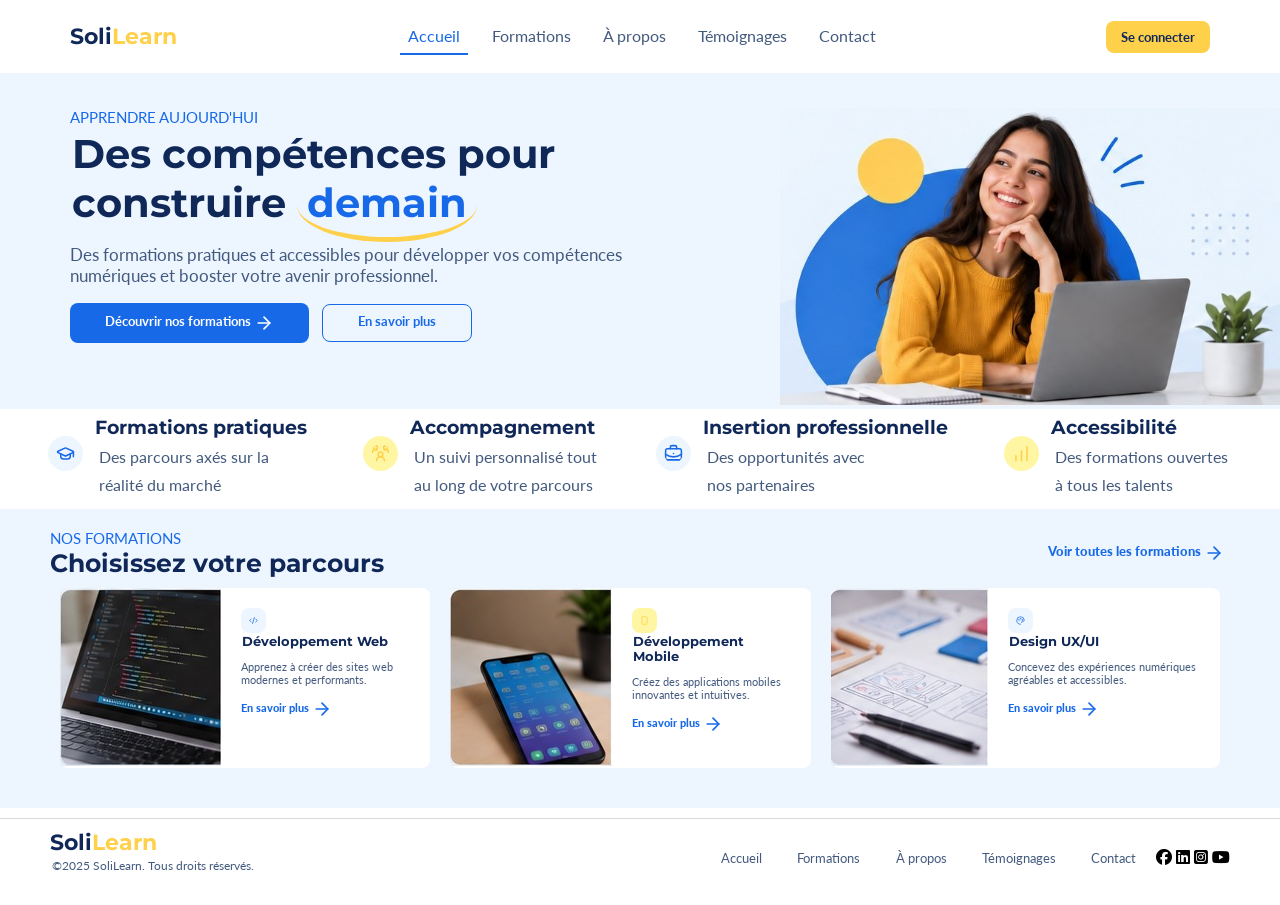
<file: Prototype/index.html>
<!doctype html>
<html lang="fr">
  <head>
    <meta charset="UTF-8" />
    <meta name="viewport" content="width=device-width, initial-scale=1.0" />
    <title>Prototype</title>

    <link rel="stylesheet" href="CSS/global.css" />
    <link rel="stylesheet" href="CSS/components.css" />
    <link rel="stylesheet" href="CSS/pages.css" />

    <link rel="preconnect" href="https://fonts.googleapis.com" />
    <link rel="preconnect" href="https://fonts.gstatic.com" crossorigin />

    <link
      href="https://fonts.googleapis.com/css2?family=Lato:ital,wght@0,100;0,300;0,400;0,700;0,900;1,100;1,300;1,400;1,700;1,900&family=Montserrat:ital,wght@0,100..900;1,100..900&display=swap"
      rel="stylesheet"
    />
    <link
      rel="stylesheet"
      href="https://cdnjs.cloudflare.com/ajax/libs/font-awesome/6.7.2/css/all.min.css"
    />
  </head>
  <body>
    <header>
      <span class="Soli">Soli<span class="logo">Learn</span></span>

      <nav>
        <a href="#" id="Accueil">Accueil</a>
        <a href="#">Formations</a>
        <a href="#">À propos</a>
        <a href="#">Témoignages</a>
        <a href="#">Contact</a>
      </nav>

      <button>Se connecter</button>
    </header>

    <section class="hero">
      <div class="txt-hero">
        <span class="small-t">APPRENDRE AUJOURD'HUI</span>
        <h1>Des compétences pour construire <span>demain</span></h1>
        <p>
          Des formations pratiques et accessibles pour développer vos
          compétences numériques et booster votre avenir professionnel.
        </p>
        <button id="first">
          Découvrir nos formations
          <svg
            xmlns="http://www.w3.org/2000/svg"
            width="24"
            height="24"
            viewBox="0 0 24 24"
            fill="none"
            stroke="currentColor"
            stroke-width="2"
            stroke-linecap="round"
            stroke-linejoin="round"
            class="lucide lucide-arrow-right"
          >
            <path d="M5 12h14" />
            <path d="m12 5 7 7-7 7" />
          </svg>
        </button>
        <button class="second">En savoir plus</button>
      </div>
      <div>
        <img src="images/hero-reference.jpg" alt="hero-reference" />
      </div>
    </section>

    <section class="avantages">
      <div class="avantage-card">
        <div>
          <svg
            xmlns="http://www.w3.org/2000/svg"
            width="24"
            height="24"
            viewBox="0 0 24 24"
            fill="none"
            stroke="currentColor"
            stroke-width="2"
            stroke-linecap="round"
            stroke-linejoin="round"
            class="lucide lucide-graduation-cap preview-icon"
          >
            <path
              d="M21.42 10.922a1 1 0 0 0-.019-1.838L12.83 5.18a2 2 0 0 0-1.66 0L2.6 9.08a1 1 0 0 0 0 1.832l8.57 3.908a2 2 0 0 0 1.66 0z"
            />
            <path d="M22 10v6" />
            <path d="M6 12.5V16a6 3 0 0 0 12 0v-3.5" />
          </svg>
        </div>
        <div>
          <h3>Formations pratiques</h3>
          <p>Des parcours axés sur la <br />réalité du marché</p>
        </div>
      </div>
      <div class="avantage-card">
        <div>
          <svg
            xmlns="http://www.w3.org/2000/svg"
            width="24"
            height="24"
            viewBox="0 0 24 24"
            fill="none"
            stroke="currentColor"
            stroke-width="2"
            stroke-linecap="round"
            stroke-linejoin="round"
            class="lucide lucide-user-round-group preview-icon"
          >
            <path d="M17 21a5 5 0 00-10 0" />
            <path d="M22 10.5a3.5 3.5 0 00-5.507-2.868" />
            <path d="M7.507 7.632A3.5 3.5 0 002 10.5" />
            <circle cx="12" cy="13" r="3" />
            <circle cx="18.5" cy="4.5" r="2.5" />
            <circle cx="5.5" cy="4.5" r="2.5" />
          </svg>
        </div>
        <div>
          <h3>Accompagnement</h3>
          <p>Un suivi personnalisé tout <br />au long de votre parcours</p>
        </div>
      </div>
      <div class="avantage-card">
        <div>
          <svg
            xmlns="http://www.w3.org/2000/svg"
            width="24"
            height="24"
            viewBox="0 0 24 24"
            fill="none"
            stroke="currentColor"
            stroke-width="2"
            stroke-linecap="round"
            stroke-linejoin="round"
            class="lucide lucide-briefcase-business preview-icon"
          >
            <path d="M12 12h.01" />
            <path d="M16 6V4a2 2 0 0 0-2-2h-4a2 2 0 0 0-2 2v2" />
            <path d="M22 13a18.15 18.15 0 0 1-20 0" />
            <rect width="20" height="14" x="2" y="6" rx="2" />
          </svg>
        </div>
        <div>
          <h3>Insertion professionnelle</h3>
          <p>Des opportunités avec <br />nos partenaires</p>
        </div>
      </div>
      <div class="avantage-card">
        <div>
          <svg
            xmlns="http://www.w3.org/2000/svg"
            width="24"
            height="24"
            viewBox="0 0 24 24"
            fill="none"
            stroke="currentColor"
            stroke-width="2"
            stroke-linecap="round"
            stroke-linejoin="round"
            class="lucide lucide-chart-no-axes-column-increasing preview-icon"
          >
            <path d="M5 21v-6" />
            <path d="M12 21V9" />
            <path d="M19 21V3" />
          </svg>
        </div>
        <div>
          <h3>Accessibilité</h3>
          <p>Des formations ouvertes <br />à tous les talents</p>
        </div>
      </div>
    </section>
    <section class="formations">
      <div class="formations-header">
        <div>
          <span class="small-t">NOS FORMATIONS</span>
          <h2>Choisissez votre parcours</h2>
        </div>
        <div>
          <button class="seconds">
            Voir toutes les formations
            <svg
              xmlns="http://www.w3.org/2000/svg"
              width="24"
              height="24"
              viewBox="0 0 24 24"
              fill="none"
              stroke="currentColor"
              stroke-width="2"
              stroke-linecap="round"
              stroke-linejoin="round"
              class="lucide lucide-arrow-right"
            >
              <path d="M5 12h14" />
              <path d="m12 5 7 7-7 7" />
            </svg>
          </button>
        </div>
      </div>
      <div class="formations-list">
        <!-- Formation Web -->
        <div class="formation-card">
          <div>
            <img
              src="images/developpement-web-reference.jpg"
              alt="Développement Web"
            />
          </div>

          <div class="card-txt">
            <svg
              xmlns="http://www.w3.org/2000/svg"
              width="24"
              height="24"
              viewBox="0 0 24 24"
              fill="none"
              stroke="currentColor"
              stroke-width="2"
              stroke-linecap="round"
              stroke-linejoin="round"
              class="lucide lucide-code-xml preview-icon"
            >
              <path d="m18 16 4-4-4-4" />
              <path d="m6 8-4 4 4 4" />
              <path d="m14.5 4-5 16" />
            </svg>

            <h3>Développement Web</h3>
            <p>Apprenez à créer des sites web modernes et performants.</p>

            <a href="#" class="seconds">
              En savoir plus
              <svg
                xmlns="http://www.w3.org/2000/svg"
                width="24"
                height="24"
                viewBox="0 0 24 24"
                fill="none"
                stroke="currentColor"
                stroke-width="2"
                stroke-linecap="round"
                stroke-linejoin="round"
                class="lucide lucide-arrow-right"
              >
                <path d="M5 12h14" />
                <path d="m12 5 7 7-7 7" />
              </svg>
            </a>
          </div>
        </div>

        <!-- Formation Mobile -->
        <div class="formation-card">
          <div>
            <img
              src="images/developpement-mobile-reference.jpg"
              alt="Développement Mobile"
            />
          </div>

          <div class="card-txt">
            <svg
              xmlns="http://www.w3.org/2000/svg"
              width="24"
              height="24"
              viewBox="0 0 24 24"
              fill="none"
              stroke="currentColor"
              stroke-width="2"
              stroke-linecap="round"
              stroke-linejoin="round"
              class="lucide lucide-smartphone preview-icon"
            >
              <rect width="14" height="20" x="5" y="2" rx="2" />
              <path d="M12 18h.01" />
            </svg>

            <h3>Développement Mobile</h3>
            <p>Créez des applications mobiles innovantes et intuitives.</p>

            <a href="#" class="seconds">
              En savoir plus
              <svg
                xmlns="http://www.w3.org/2000/svg"
                width="24"
                height="24"
                viewBox="0 0 24 24"
                fill="none"
                stroke="currentColor"
                stroke-width="2"
                stroke-linecap="round"
                stroke-linejoin="round"
                class="lucide lucide-arrow-right"
              >
                <path d="M5 12h14" />
                <path d="m12 5 7 7-7 7" />
              </svg>
            </a>
          </div>
        </div>

        <!-- Formation UX/UI -->
        <div class="formation-card">
          <div class="card-img">
            <img src="images/design-ux-ui-reference.jpg" alt="Design UX/UI" />
          </div>

          <div class="card-txt">
            <svg
              xmlns="http://www.w3.org/2000/svg"
              width="24"
              height="24"
              viewBox="0 0 24 24"
              fill="none"
              stroke="currentColor"
              stroke-width="2"
              stroke-linecap="round"
              stroke-linejoin="round"
              class="lucide lucide-palette preview-icon"
            >
              <path
                d="M12 22a10 10 0 1 1 10-10c0 1.1-.9 2-2 2h-2.5a2.5 2.5 0 0 0-2.5 2.5c0 .5.2 1 .5 1.5"
              />
              <circle cx="7.5" cy="10.5" r=".5" />
              <circle cx="12" cy="7.5" r=".5" />
              <circle cx="16.5" cy="10.5" r=".5" />
            </svg>

            <h3>Design UX/UI</h3>
            <p>Concevez des expériences numériques agréables et accessibles.</p>

            <a href="#" class="seconds">
              En savoir plus
              <svg
                xmlns="http://www.w3.org/2000/svg"
                width="24"
                height="24"
                viewBox="0 0 24 24"
                fill="none"
                stroke="currentColor"
                stroke-width="2"
                stroke-linecap="round"
                stroke-linejoin="round"
                class="lucide lucide-arrow-right"
              >
                <path d="M5 12h14" />
                <path d="m12 5 7 7-7 7" />
              </svg>
            </a>
          </div>
        </div>
      </div>
    </section>

    <footer>
      <div>
        <span class="Soli">Soli<span class="logo">Learn</span></span>
        <p>&copy;2025 SoliLearn. Tous droits réservés.</p>
      </div>
      <div class="right">
        <nav>
          <a href="#">Accueil</a>
          <a href="#">Formations</a>
          <a href="#">À propos</a>
          <a href="#">Témoignages</a>
          <a href="#">Contact</a>
        </nav>
        <i class="fa-brands fa-facebook"></i>
        <i class="fa-brands fa-linkedin"></i>
        <i class="fa-brands fa-square-instagram"></i>
        <i class="fa-brands fa-youtube"></i>
      </div>
    </footer>
  </body>
</html>
</file>
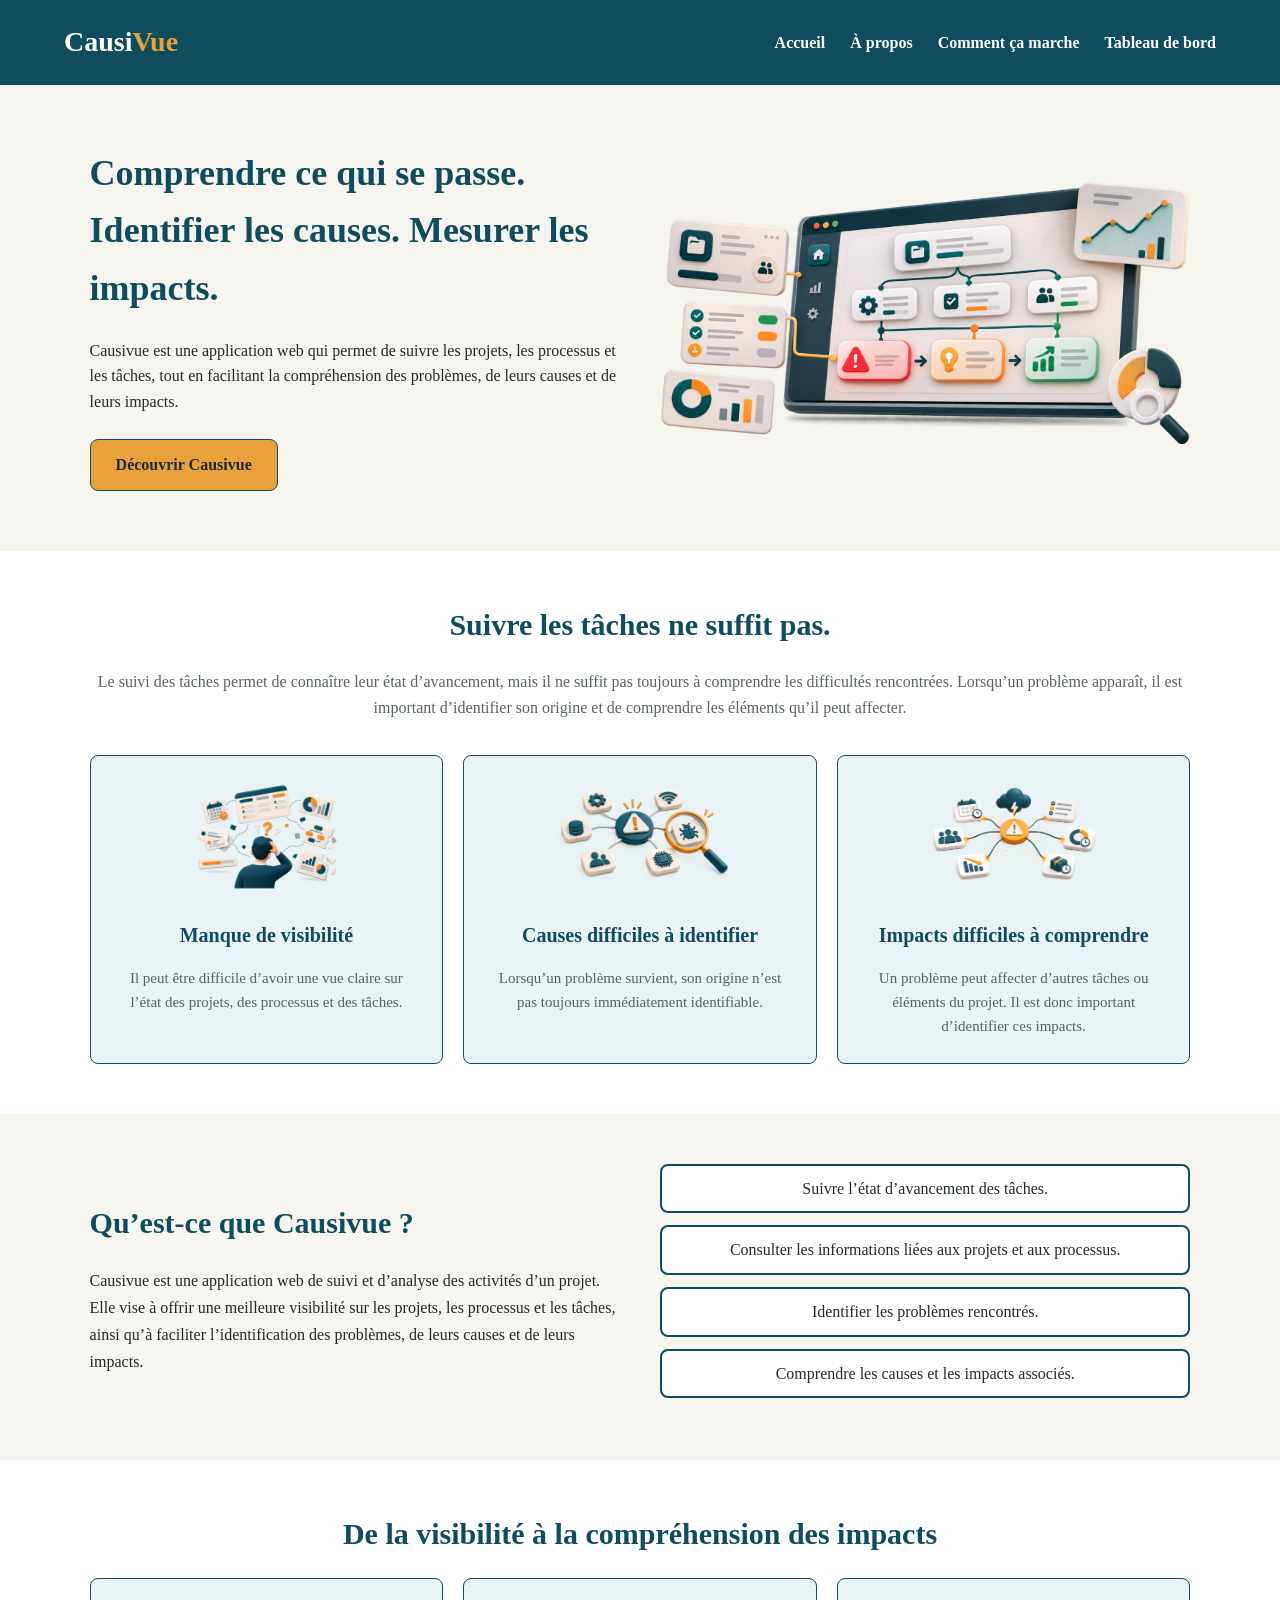
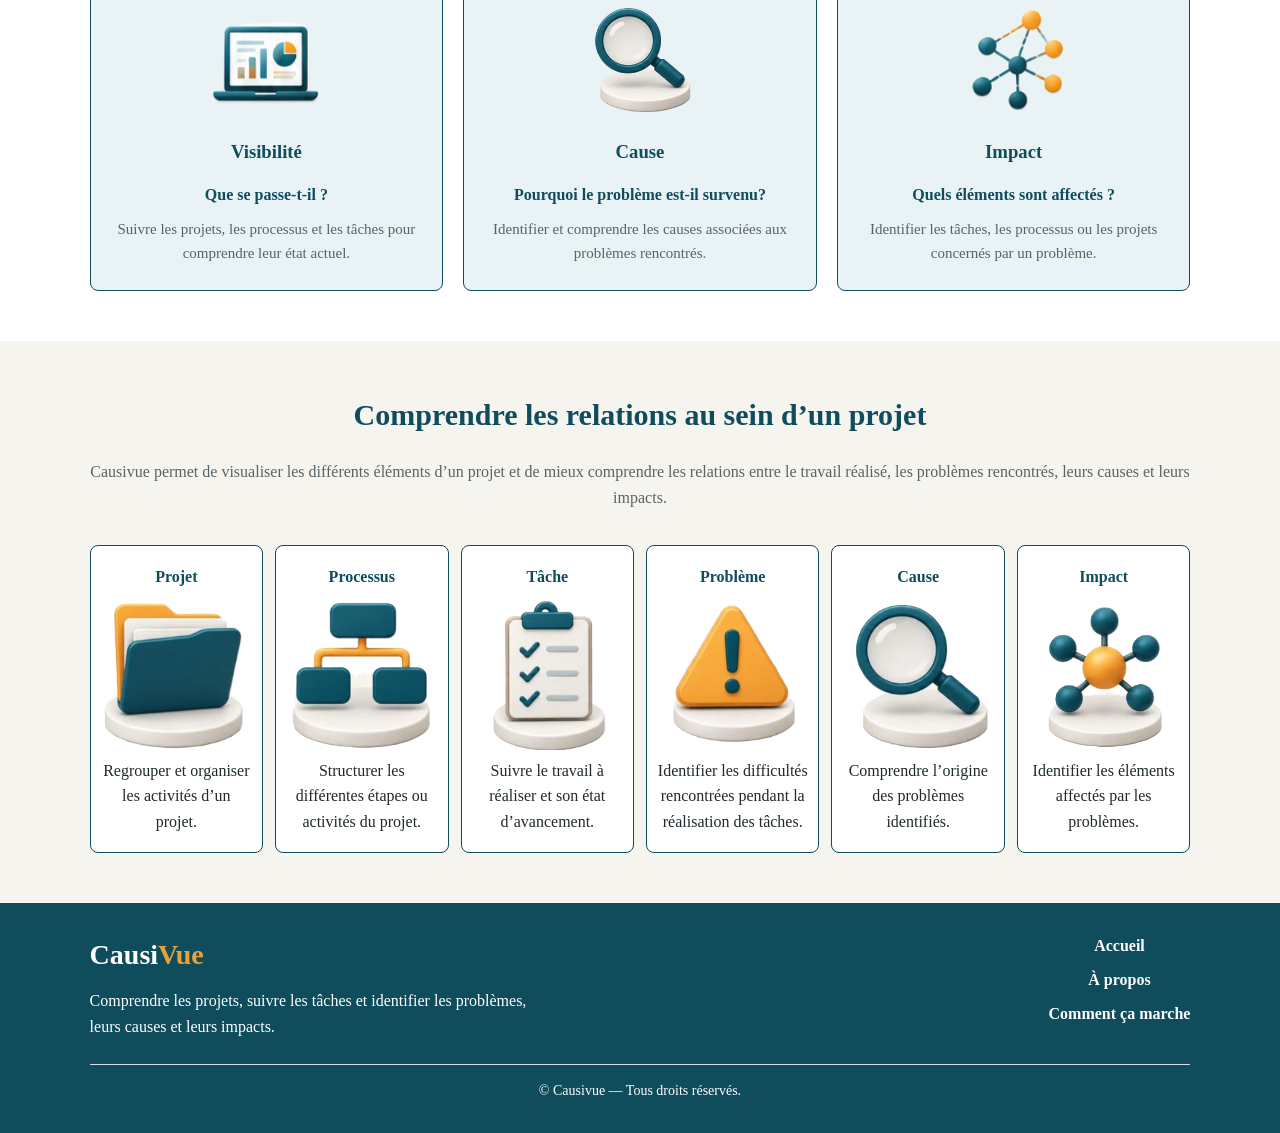
<file: Realisation/CausiVue/index.html>
<!doctype html>
<html lang="fr">
  <head>
    <meta charset="UTF-8" />
    <meta name="viewport" content="width=device-width, initial-scale=1.0" />
    <link rel="stylesheet" href="CSS/global.css" />
    <link rel="stylesheet" href="CSS/shared.css" />
    <link rel="stylesheet" href="CSS/home.css" />
    <title>Causivue - Home Page</title>
  </head>

  <body>
    <header>
      <div id="logo">
        <a href="#">Causi<span>Vue</span></a>
      </div>

      <nav>
        <a href="#">Accueil</a>
        <a href="#">À propos</a>
        <a href="#">Comment ça marche</a>
        <a href="#">Tableau de bord</a>
      </nav>
    </header>

    <main>
      <!-- Hero Section -->
      <section id="hero">
        <div class="hero-container">
          <div class="hero-content">
            <h1>
              Comprendre ce qui se passe. Identifier les causes. Mesurer les
              impacts.
            </h1>

            <p>
              Causivue est une application web qui permet de suivre les projets,
              les processus et les tâches, tout en facilitant la compréhension
              des problèmes, de leurs causes et de leurs impacts.
            </p>

            <a href="#about">Découvrir Causivue</a>
          </div>

          <div class="hero-visual">
            <img src="images/illustration.png" alt="Illustration de Causivue" />
          </div>
        </div>
      </section>

      <!-- Problem Section -->
      <section id="problem">
        <div class="section-heading">
          <h2>Suivre les tâches ne suffit pas.</h2>

          <p>
            Le suivi des tâches permet de connaître leur état d’avancement, mais
            il ne suffit pas toujours à comprendre les difficultés rencontrées.
            Lorsqu’un problème apparaît, il est important d’identifier son
            origine et de comprendre les éléments qu’il peut affecter.
          </p>
        </div>

        <div class="problem-container">
          <article class="problem-card">
            <img
              src="images/Chaos du tableau de bord projet.png"
              alt="Chaos du tableau de bord"
            />
            <h3>Manque de visibilité</h3>
            <p>
              Il peut être difficile d’avoir une vue claire sur l’état des
              projets, des processus et des tâches.
            </p>
          </article>

          <article class="problem-card">
            <img
              src="images/Analyse des causes sous la loupe.png"
              alt="Analyse des causes sous la loupe"
            />
            <h3>Causes difficiles à identifier</h3>
            <p>
              Lorsqu’un problème survient, son origine n’est pas toujours
              immédiatement identifiable.
            </p>
          </article>

          <article class="problem-card">
            <img
              src="images/Nœud d’alerte au cœur du projet.png"
              alt="Nœud d’alerte au cœur du projet"
            />
            <h3>Impacts difficiles à comprendre</h3>
            <p>
              Un problème peut affecter d’autres tâches ou éléments du projet.
              Il est donc important d’identifier ces impacts.
            </p>
          </article>
        </div>
      </section>

      <!-- About Section -->
      <section id="about">
        <div class="about-content">
          <h2>Qu’est-ce que Causivue ?</h2>

          <p>
            Causivue est une application web de suivi et d’analyse des activités
            d’un projet. Elle vise à offrir une meilleure visibilité sur les
            projets, les processus et les tâches, ainsi qu’à faciliter
            l’identification des problèmes, de leurs causes et de leurs impacts.
          </p>
        </div>

        <div class="about-points">
          <p>Suivre l’état d’avancement des tâches.</p>

          <p>Consulter les informations liées aux projets et aux processus.</p>

          <p>Identifier les problèmes rencontrés.</p>

          <p>Comprendre les causes et les impacts associés.</p>
        </div>
      </section>

      <!-- Concept Section -->
      <section id="concept">
        <h2>De la visibilité à la compréhension des impacts</h2>

        <div class="concept-container">
          <article class="concept-card">
            <img src="images/laptop.png" alt="Visibility icon" />

            <h3>Visibilité</h3>

            <h4>Que se passe-t-il ?</h4>

            <p>
              Suivre les projets, les processus et les tâches pour comprendre
              leur état actuel.
            </p>
          </article>

          <article class="concept-card">
            <img src="images/search.png" alt="Cause icon" />

            <h3>Cause</h3>

            <h4>Pourquoi le problème est-il survenu?</h4>

            <p>
              Identifier et comprendre les causes associées aux problèmes
              rencontrés.
            </p>
          </article>

          <article class="concept-card">
            <img src="images/impact.png" alt="Impact icon" />

            <h3>Impact</h3>

            <h4>Quels éléments sont affectés ?</h4>

            <p>
              Identifier les tâches, les processus ou les projets concernés par
              un problème.
            </p>
          </article>
        </div>
      </section>

      <!-- Flow Section -->
      <section id="flow">
        <h2>Comprendre les relations au sein d’un projet</h2>

        <p>
          Causivue permet de visualiser les différents éléments d’un projet et
          de mieux comprendre les relations entre le travail réalisé, les
          problèmes rencontrés, leurs causes et leurs impacts.
        </p>

        <div class="flow-container">
          <div class="flow-item">
            <h3>Projet</h3>
            <img src="images/dossier.png" alt="projet" />
            <p>Regrouper et organiser les activités d’un projet.</p>
          </div>

          <div class="flow-item">
            <h3>Processus</h3>
            <img src="images/process.png" alt="process" />
            <p>Structurer les différentes étapes ou activités du projet.</p>
          </div>

          <div class="flow-item">
            <h3>Tâche</h3>
            <img src="images/table.png" alt="task" />
            <p>Suivre le travail à réaliser et son état d’avancement.</p>
          </div>

          <div class="flow-item">
            <h3>Problème</h3>
            <img src="images/probleme.png" alt="problem" />
            <p>
              Identifier les difficultés rencontrées pendant la réalisation des
              tâches.
            </p>
          </div>

          <div class="flow-item">
            <h3>Cause</h3>
            <img src="images/search.png" alt="Cause" />
            <p>Comprendre l’origine des problèmes identifiés.</p>
          </div>

          <div class="flow-item">
            <h3>Impact</h3>
            <img src="images/relation.png" alt="impact" />
            <p>Identifier les éléments affectés par les problèmes.</p>
          </div>
        </div>
      </section>
    </main>

    <footer>
      <div class="footer-container">
        <div class="footer-brand">
          <a href="#">Causi<span>Vue</span></a>

          <p>
            Comprendre les projets, suivre les tâches et identifier les
            problèmes, leurs causes et leurs impacts.
          </p>
        </div>

        <nav>
          <a href="#">Accueil</a>
          <a href="#about">À propos</a>
          <a href="#flow">Comment ça marche</a>
        </nav>
      </div>

      <p class="copyright">© Causivue — Tous droits réservés.</p>
    </footer>
  </body>
</html>
</file>
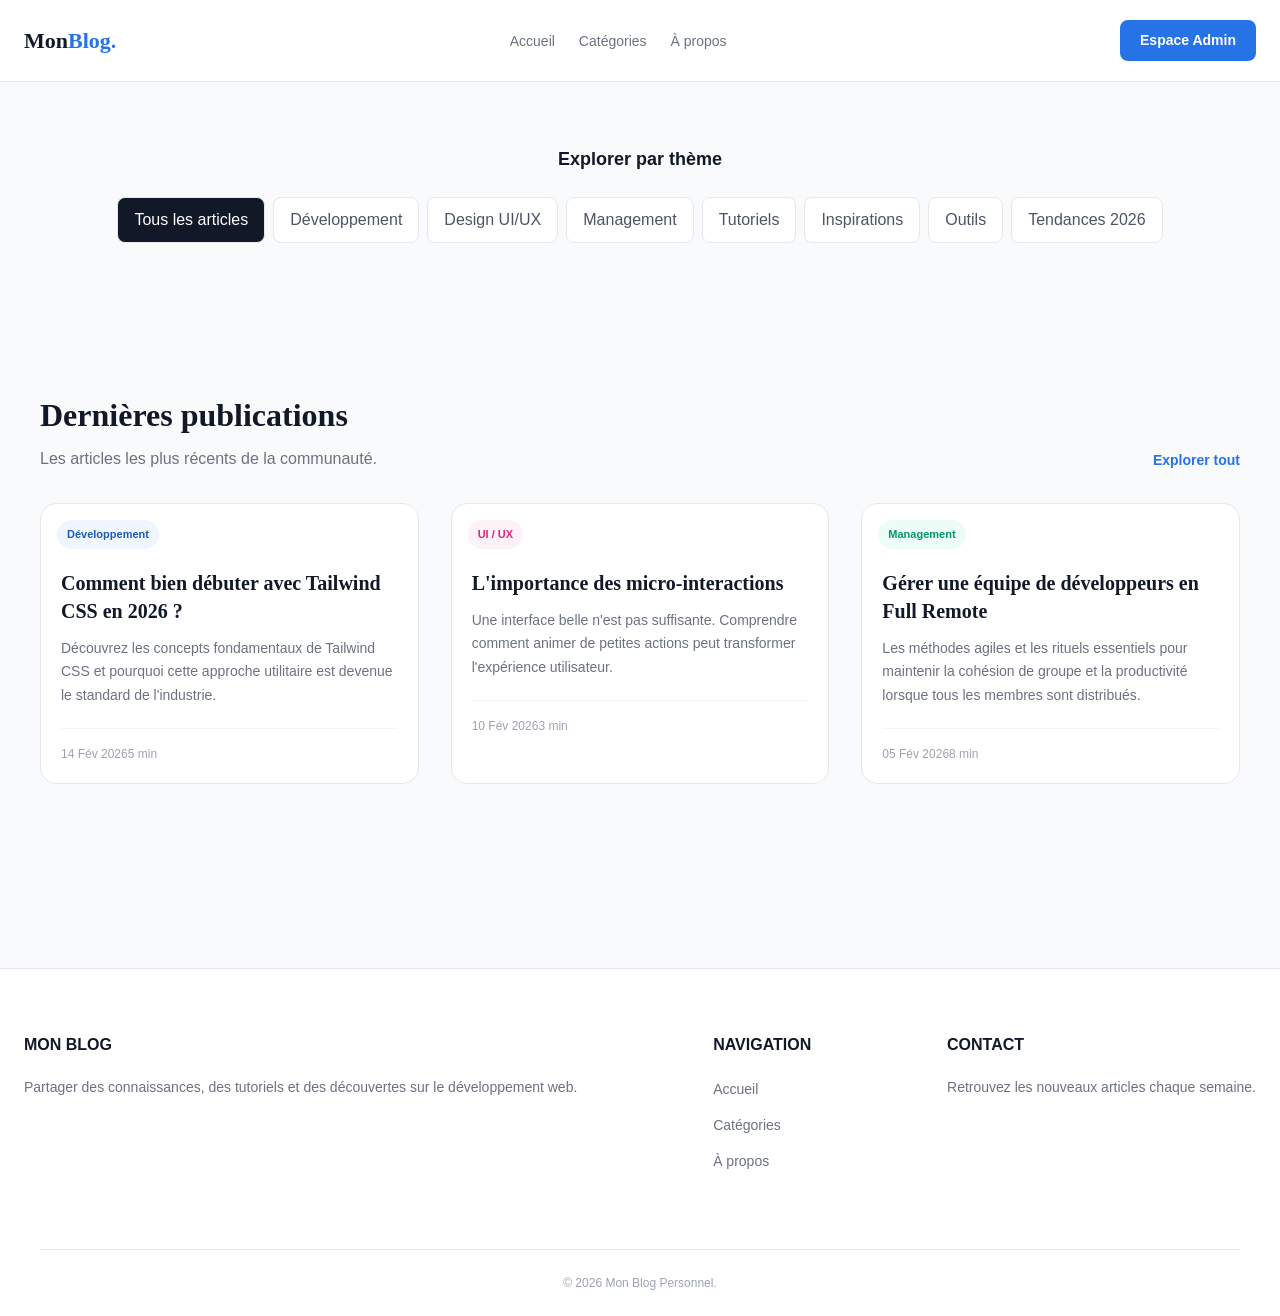
<file: Tutoreils/CSS/projet-blog-flexbox/index.html>
<!doctype html>
<html lang="fr">
  <head>
    <meta charset="UTF-8" />
    <meta name="viewport" content="width=device-width, initial-scale=1.0" />
    <title>Mon Blog Personnel - Accueil</title>
    <link rel="stylesheet" href="css/layout.css" />
    <link rel="stylesheet" href="css/global.css" />
    <link rel="stylesheet" href="css/components.css" />
    <link rel="stylesheet" href="css/pages.css" />
  </head>
  <body>
    <header class="en-tete-site">
      <nav class="barre-navigation">
        <a href="index.html" class="logo">
          <span class="logo-sombre">Mon</span
          ><span class="logo-couleur">Blog.</span>
        </a>
        <ul class="liens-navigation">
          <li><a href="#">Accueil</a></li>
          <li><a href="#">Catégories</a></li>
          <li><a href="#">À propos</a></li>
        </ul>
        <a href="#" class="bouton-principal">Espace Admin</a>
      </nav>
    </header>

    <section class="filtre-categories">
      <h2>Explorer par thème</h2>
      <div class="liste-filtres">
        <a href="#" class="pilule-filtre actif">Tous les articles</a>
        <a href="#" class="pilule-filtre">Développement</a>
        <a href="#" class="pilule-filtre">Design UI/UX</a>
        <a href="#" class="pilule-filtre">Management</a>
        <a href="#" class="pilule-filtre">Tutoriels</a>
        <a href="#" class="pilule-filtre">Inspirations</a>
        <a href="#" class="pilule-filtre">Outils</a>
        <a href="#" class="pilule-filtre">Tendances 2026</a>
      </div>
    </section>

    <section id="articles" class="section-articles">
      <div class="conteneur-articles">
        <div class="entete-liste-articles">
          <div>
            <h2>Dernières publications</h2>
            <p>Les articles les plus récents de la communauté.</p>
          </div>
          <a href="#" class="lien-voir-tout">Explorer tout</a>
        </div>

        <div class="grille-articles">
          <div class="carte-article">
            <span class="etiquette-categorie bleu">Développement</span>
            <div class="carte-contenu">
              <h3>
                <a href="#">Comment bien débuter avec Tailwind CSS en 2026 ?</a>
              </h3>
              <p>
                Découvrez les concepts fondamentaux de Tailwind CSS et pourquoi
                cette approche utilitaire est devenue le standard de
                l'industrie.
              </p>
              <div class="carte-meta">
                <span>14 Fév 2026</span><span>5 min</span>
              </div>
            </div>
          </div>

          <div class="carte-article">
            <span class="etiquette-categorie rose">UI / UX</span>
            <div class="carte-contenu">
              <h3><a href="#">L'importance des micro-interactions</a></h3>
              <p>
                Une interface belle n'est pas suffisante. Comprendre comment
                animer de petites actions peut transformer l'expérience
                utilisateur.
              </p>
              <div class="carte-meta">
                <span>10 Fév 2026</span><span>3 min</span>
              </div>
            </div>
          </div>

          <div class="carte-article">
            <span class="etiquette-categorie vert">Management</span>
            <div class="carte-contenu">
              <h3>
                <a href="#">Gérer une équipe de développeurs en Full Remote</a>
              </h3>
              <p>
                Les méthodes agiles et les rituels essentiels pour maintenir la
                cohésion de groupe et la productivité lorsque tous les membres
                sont distribués.
              </p>
              <div class="carte-meta">
                <span>05 Fév 2026</span><span>8 min</span>
              </div>
            </div>
          </div>
        </div>
      </div>
    </section>
  </body>

  <footer class="pied-de-page">
    <div class="conteneur-pied-de-page">
      <div class="colonne-pied-de-page">
        <h2>Mon Blog</h2>
        <p>
          Partager des connaissances, des tutoriels et des découvertes sur le
          développement web.
        </p>
      </div>
      <div class="colonne-pied-de-page">
        <h2>Navigation</h2>
        <ul>
          <li><a href="#">Accueil</a></li>
          <li><a href="#">Catégories</a></li>
          <li><a href="#">À propos</a></li>
        </ul>
      </div>
      <div class="colonne-pied-de-page">
        <h2>Contact</h2>
        <p>Retrouvez les nouveaux articles chaque semaine.</p>
      </div>
    </div>
    <div class="bas-pied-de-page">
      <p>&copy; 2026 Mon Blog Personnel.</p>
    </div>
  </footer>
</html>
</file>
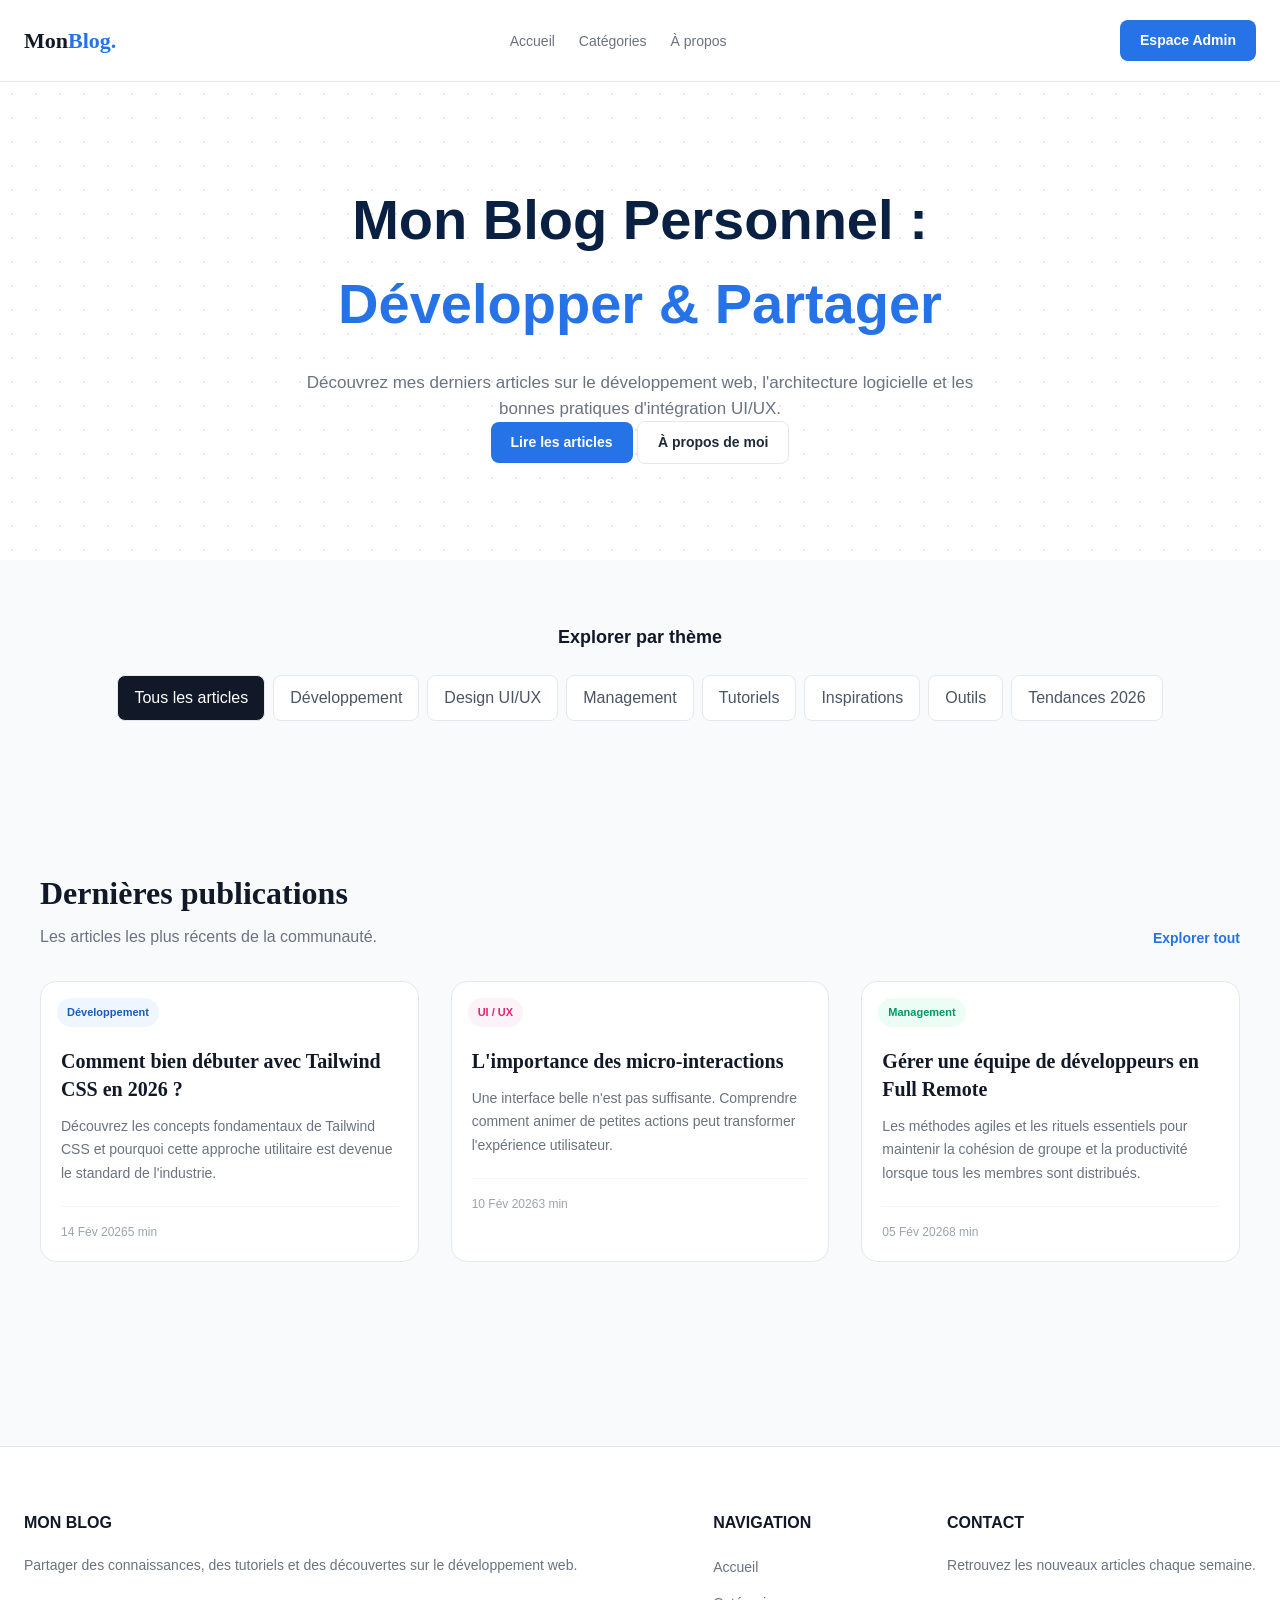
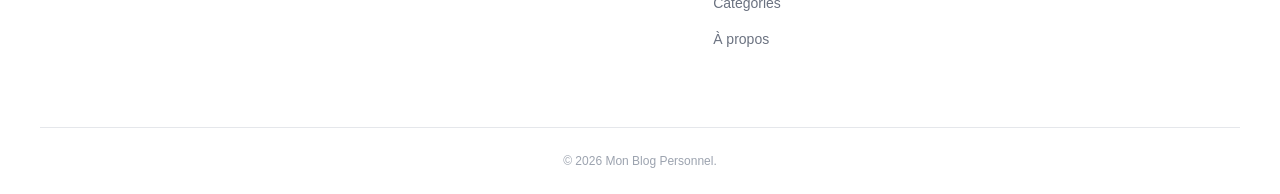
<file: Tutoreils/CSS/Synthèse Disposition des cartes/index.html>
<!doctype html>
<html lang="fr">
  <head>
    <meta charset="UTF-8" />
    <meta name="viewport" content="width=device-width, initial-scale=1.0" />
    <title>Mon Blog Personnel - Accueil</title>
    <link rel="stylesheet" href="css/layout.css" />
    <link rel="stylesheet" href="css/global.css" />
    <link rel="stylesheet" href="css/components.css" />
    <link rel="stylesheet" href="css/pages.css" />
  </head>
  <body>
    <header class="en-tete-site">
      <nav class="barre-navigation">
        <a href="index.html" class="logo">
          <span class="logo-sombre">Mon</span
          ><span class="logo-couleur">Blog.</span>
        </a>
        <ul class="liens-navigation">
          <li><a href="#">Accueil</a></li>
          <li><a href="#">Catégories</a></li>
          <li><a href="#">À propos</a></li>
        </ul>
        <a href="#" class="bouton-principal">Espace Admin</a>
      </nav>
    </header>

    <section class="banniere-accueil">
      <h1>
        Mon Blog Personnel :
        <span>Développer &amp; Partager</span>
      </h1>
      <p>
        Découvrez mes derniers articles sur le développement web, l'architecture
        logicielle et les bonnes pratiques d'intégration UI/UX.
      </p>

      <a href="#articles" class="bouton-principal">Lire les articles</a>
      <a href="#" class="bouton-secondaire">À propos de moi</a>
    </section>

    <section class="filtre-categories">
      <h2>Explorer par thème</h2>
      <div class="liste-filtres">
        <a href="#" class="pilule-filtre actif">Tous les articles</a>
        <a href="#" class="pilule-filtre">Développement</a>
        <a href="#" class="pilule-filtre">Design UI/UX</a>
        <a href="#" class="pilule-filtre">Management</a>
        <a href="#" class="pilule-filtre">Tutoriels</a>
        <a href="#" class="pilule-filtre">Inspirations</a>
        <a href="#" class="pilule-filtre">Outils</a>
        <a href="#" class="pilule-filtre">Tendances 2026</a>
      </div>
    </section>

    <section id="articles" class="section-articles">
      <div class="conteneur-articles">
        <div class="entete-liste-articles">
          <div>
            <h2>Dernières publications</h2>
            <p>Les articles les plus récents de la communauté.</p>
          </div>
          <a href="#" class="lien-voir-tout">Explorer tout</a>
        </div>

        <div class="grille-articles">
          <div class="carte-article">
            <span class="etiquette-categorie bleu">Développement</span>
            <div class="carte-contenu">
              <h3>
                <a href="#">Comment bien débuter avec Tailwind CSS en 2026 ?</a>
              </h3>
              <p>
                Découvrez les concepts fondamentaux de Tailwind CSS et pourquoi
                cette approche utilitaire est devenue le standard de
                l'industrie.
              </p>
              <div class="carte-meta">
                <span>14 Fév 2026</span><span>5 min</span>
              </div>
            </div>
          </div>

          <div class="carte-article">
            <span class="etiquette-categorie rose">UI / UX</span>
            <div class="carte-contenu">
              <h3><a href="#">L'importance des micro-interactions</a></h3>
              <p>
                Une interface belle n'est pas suffisante. Comprendre comment
                animer de petites actions peut transformer l'expérience
                utilisateur.
              </p>
              <div class="carte-meta">
                <span>10 Fév 2026</span><span>3 min</span>
              </div>
            </div>
          </div>

          <div class="carte-article">
            <span class="etiquette-categorie vert">Management</span>
            <div class="carte-contenu">
              <h3>
                <a href="#">Gérer une équipe de développeurs en Full Remote</a>
              </h3>
              <p>
                Les méthodes agiles et les rituels essentiels pour maintenir la
                cohésion de groupe et la productivité lorsque tous les membres
                sont distribués.
              </p>
              <div class="carte-meta">
                <span>05 Fév 2026</span><span>8 min</span>
              </div>
            </div>
          </div>
        </div>
      </div>
    </section>
  </body>

  <footer class="pied-de-page">
    <div class="conteneur-pied-de-page">
      <div class="colonne-pied-de-page">
        <h2>Mon Blog</h2>
        <p>
          Partager des connaissances, des tutoriels et des découvertes sur le
          développement web.
        </p>
      </div>
      <div class="colonne-pied-de-page">
        <h2>Navigation</h2>
        <ul>
          <li><a href="#">Accueil</a></li>
          <li><a href="#">Catégories</a></li>
          <li><a href="#">À propos</a></li>
        </ul>
      </div>
      <div class="colonne-pied-de-page">
        <h2>Contact</h2>
        <p>Retrouvez les nouveaux articles chaque semaine.</p>
      </div>
    </div>
    <div class="bas-pied-de-page">
      <p>&copy; 2026 Mon Blog Personnel.</p>
    </div>
  </footer>
</html>
</file>
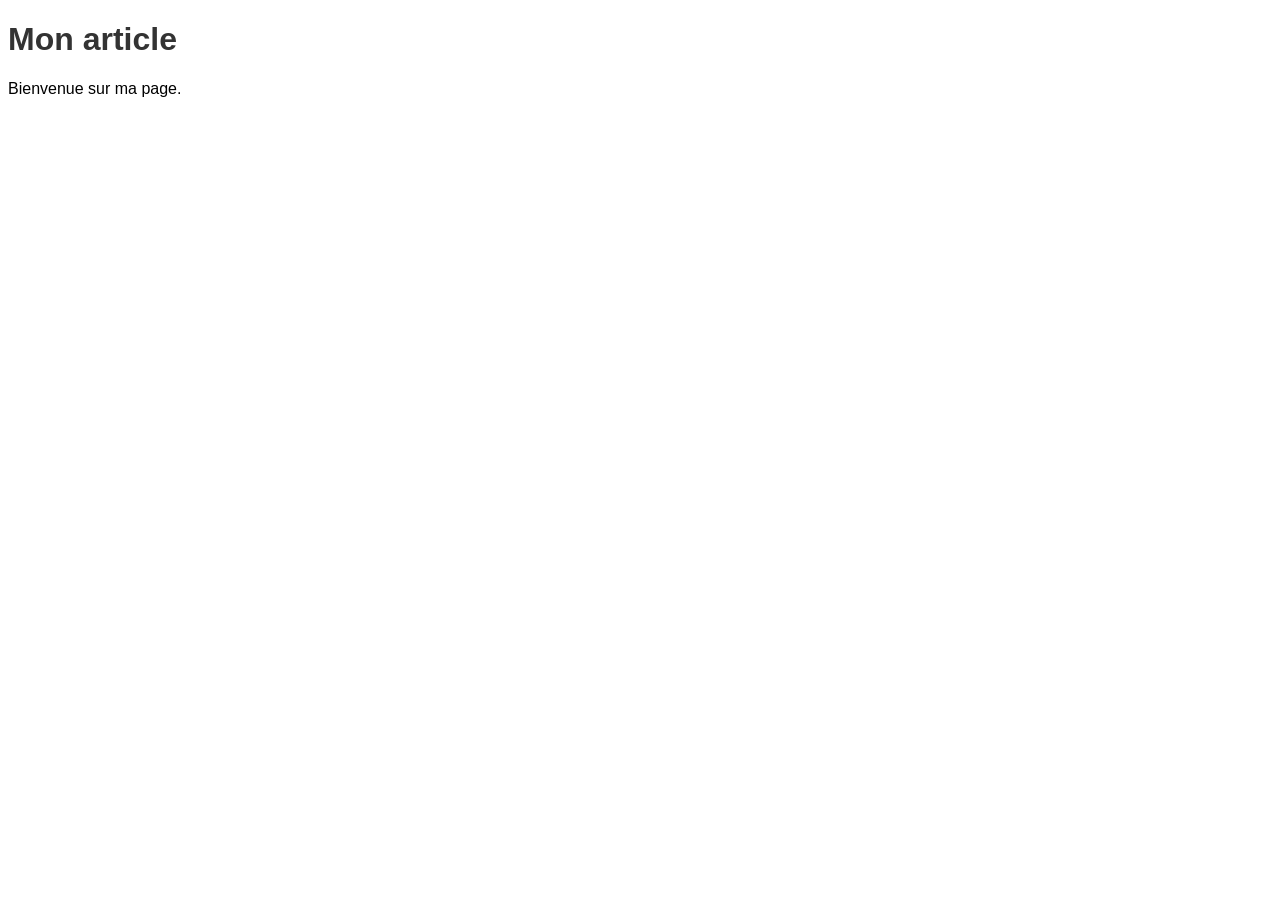
<file: Tutoreils/HTML/mon-projet/index.html>
<!DOCTYPE html>
<html lang="fr">
<head>
    <meta charset="UTF-8">
    <meta name="viewport" content="width=device-width, initial-scale=1.0">
    <title>T.125.111 — Séparer le HTML, CSS et JavaScript</title>
    <link rel="stylesheet" href="style.css">
</head>
<body>
    <h1>Mon article</h1>
    <p>Bienvenue sur ma page.</p>

    <script src="script.js" defer></script>
</body>
</html>
</file>
<file: Prototype/CSS/global.css>
/* Global settings */

* {
  box-sizing: border-box;
}

body {
  margin: 0 auto;
  width: 100%;
  max-width: 1440px;
}

/* Typography */

p {
  font-family: "Lato";
  color: #435a7e;
}

h1,
h2,
h3 {
  font-family: "Montserrat";
  color: #102858;
}

a {
  text-decoration: none;
}
</file>
<file: Prototype/CSS/components.css>
/* Logo */

.Soli {
  font-size: 22px;
  font-weight: 700;
  color: #102858;
  font-family: "Montserrat";
}

.logo {
  color: #ffd04a;
}

/* Navigation */

nav {
  display: flex;
  justify-content: center;
  flex-wrap: wrap;
}

nav a {
  color: #435a7e;
  padding: 8px;
  margin: 8px;
  font-weight: 400;
  font-family: "Lato";
}

/* Buttons */

button {
  font-weight: 700;
  border-radius: 8px;
  font-family: "Lato";
  border: none;
}

.second {
  background-color: #edf5ff;
  border: 1px solid #1769e8;
  color: #1769e8;
  padding: 8px 35px 12px 35px;
  margin-left: 9px;
}

.seconds {
  color: #1769e8;
  font-weight: 900;
  font-family: "Lato";
}

/* Icons */

.lucide {
  vertical-align: middle;
  width: 20px;
}

.preview-icon {
  padding: 8px;
  border-radius: 50%;
  width: 35px;
  height: 35px;
  margin-top: 20px;
}

.lucide-graduation-cap,
.lucide-briefcase-business,
.lucide-code-xml,
.lucide-palette {
  color: #1769e8;
  background-color: #edf5ff;
}

.lucide-user-round-group,
.lucide-chart-no-axes-column-increasing,
.lucide-smartphone {
  color: #ffd04a;
  background-color: #fff6a3;
}
</file>
<file: Prototype/CSS/pages.css>
/* Header */

header {
  display: flex;
  justify-content: space-between;
  align-items: center;
  background-color: #ffffff;
  padding: 10px 70px;
}

#Accueil {
  border-bottom: 2px solid #1769e8;
  color: #1769e8;
}

header button {
  color: #102858;
  padding: 8px 15px;
  background-color: #ffd04a;
}

/* Hero */

.hero {
  display: flex;
  justify-content: space-between;
  background-color: #edf5ff;
  padding: 35px 0 0 70px;
}

.txt-hero {
  margin-right: 100px;
}

.small-t {
  font-family: "Lato";
  font-size: 15px;
  color: #1769e8;
}

h1 {
  font-size: 40px;
  margin: 2px;
}

h1 span {
  color: #1769e8;
  border-bottom: 5px solid #ffd04a;
  border-radius: 50%;
  padding: 10px;
}

.hero p {
  font-size: 17px;
}

.hero img {
  width: 500px;
  height: auto;
}

#first {
  background-color: #1769e8;
  color: #ffffff;
  padding: 8px 35px;
}

/* Avantages */

.avantages {
  display: flex;
  justify-content: space-around;
  padding-left: 20px;
  padding-right: 20px;
  flex-wrap: wrap;
}

.avantage-card {
  display: flex;
  justify-content: flex-start;
  margin: 7px;
  gap: 12px;
}

.avantages h3 {
  margin: 0;
}

.avantages p {
  margin: 4px;
  line-height: 1.7;
}

/* Formations */

.formations {
  background-color: #edf5ff;
  font-size: 12px;
  padding: 20px 50px 30px 50px;
}

.formations-header {
  display: flex;
  justify-content: space-between;
  align-items: center;
}

.formations-header h2 {
  font-size: 25px;
  margin: 0;
}

.formations-list {
  display: flex;
  justify-content: space-around;
}

.formation-card {
  display: flex;
  justify-content: flex-start;
  background-color: #ffffff;
  height: 180px;
  margin: 10px;
  border-radius: 8px;
}

.formations .preview-icon {
  margin-top: 0;
  border-radius: 8px;
  width: 25px;
  height: 25px;
}

.formations h3 {
  margin: 1px;
}

.card-txt {
  padding: 20px;
  font-size: 11px;
}

.formations-header .seconds {
  background-color: #edf5ff;
}

/* Footer */

footer {
  display: flex;
  justify-content: space-between;
  flex-wrap: wrap;
  border-top: 1px solid #d8d9db;
  margin-top: 10px;
  padding: 10px 50px 30px 50px;
}

footer nav {
  display: inline-block;
  font-size: 13px;
}

footer p {
  margin: 2px;
  font-size: 12px;
}

.right {
  margin-top: 20px;
}
</file>
<file: Realisation/CausiVue/CSS/global.css>
:root {
    --teal: #0f4c5c;
    --gold: #e9a23b;
    --background: #f6f4ef;
    --white: #ffffff;
    --text: #202a2e;
    --grey: #d9dedf;
    --light-blue: #e9f3f5;
    --muted-text: #586367;
    --problem-red: #b23a48;
}

* {
    margin: 0;
    padding: 0;
    box-sizing: border-box;
}

body {
    font-family: Georgia, serif;
    background-color: var(--background);
    color: var(--text);
    line-height: 1.6;
}

img {
    max-width: 100%;
}

a {
    text-decoration: none;
    color: inherit;
}

h1,
h2,
h3,
h4 {
    color: var(--teal);
}

p {
    font-size: 16px;
}
</file>
<file: Realisation/CausiVue/CSS/shared.css>
body > header {
    width: 100%;
    padding: 20px 5%;
    background-color: var(--teal);
    display: flex;
    align-items: center;
    justify-content: space-between;
}

#logo a {
    font-size: 28px;
    font-weight: bold;
    color: var(--white);
}

#logo span {
    color: var(--gold);
}

nav {
    display: flex;
    align-items: center;
    gap: 25px;
}

nav a {
    color: var(--white);
    font-size: 16px;
    font-weight: 600;
}

nav a:hover {
    color: var(--gold);
}


body > footer {
    width: 100%;
    min-height: 100px;
    padding: 20px 5%;
    background-color: var(--teal);
}

/* Footer */
body > footer {
    background-color: var(--teal);
    color: var(--white);
    padding: 30px 7%;
}

.footer-container {
    display: flex;
    justify-content: space-between;
    align-items: flex-start;
    gap: 40px;
}

/* Footer Brand */
.footer-brand {
    width: 50%;
}

.footer-brand a {
    color: var(--white);
    font-size: 28px;
    font-weight: bold;
}

.footer-brand a span {
    color: var(--gold);
}

.footer-brand p {
    max-width: 450px;
    margin-top: 10px;
}

/* Footer Navigation */
.footer-container nav {
    display: flex;
    flex-direction: column;
    gap: 8px;
}

/* Copyright */
.copyright {
    width: 100%;
    margin-top: 25px;
    padding-top: 15px;
    border-top: 1px solid var(--grey);
    text-align: center;
    font-size: 14px;
}
@media (max-width: 768px) {
    body > header {
        flex-direction: column;
        gap: 15px;
    }

    nav {
        flex-wrap: wrap;
        justify-content: center;
        gap: 15px;
    }
    .footer-container {
        flex-direction: column;
        gap: 25px;
    }

    .footer-brand {
        width: 100%;
    }
}
</file>
<file: Realisation/CausiVue/CSS/home.css>
/* =========================================
   HOME PAGE
========================================= */

/* HOME PAGE BODY */

body {
    max-width: 1440px;
    margin: 0 auto;
}

/* =========================================
   1. GENERAL HOME PAGE SECTIONS
========================================= */

section {
    padding: 50px 7%;
}

h2 {
    font-size: 30px;
    margin-bottom: 20px;
}

/* =========================================
   2. HERO SECTION
========================================= */

#hero {
    padding-top: 60px;
    padding-bottom: 60px;
}

.hero-container {
    display: flex;
    align-items: center;
    justify-content: space-between;
    gap: 30px;
}

.hero-content {
    width: 50%;
}

.hero-content h1 {
    font-size: 36px;
    margin-bottom: 20px;
}

.hero-content p {
    margin-bottom: 25px;
}

.hero-content a {
    display: inline-block;
    padding: 12px 25px;
    background-color: var(--gold);
    color: var(--text);
    border: 1px solid var(--teal);
    border-radius: 8px;
    font-weight: bold;
}

.hero-visual {
    width: 50%;
}

.hero-visual img {
    width: 100%;
}

/* =========================================
   3. PROBLEM SECTION
========================================= */

#problem {
    background-color: var(--white);
}

.section-heading {
    text-align: center;
    margin-bottom: 35px;
}

.section-heading p {
    color: var(--muted-text);
}

.problem-container {
    display: flex;
    gap: 20px;
}

.problem-card {
    width: 33.33%;
    padding: 25px;
     background-color: var(--light-blue);
    border: 1px solid var(--teal);
    border-radius: 8px;
    text-align: center;
}

.problem-card img {
    width: 100%;
    height: 110px;
    max-width: 180px;
    margin: 0 auto 20px;
    object-fit: contain;
}

.problem-card h3 {
    font-size: 20px;
    margin-bottom: 15px;
}

.problem-card p {
    color: var(--muted-text);
    font-size: 15px;
}

/* =========================================
   4. ABOUT SECTION
========================================= */

#about {
    display: flex;
    align-items: center;
    justify-content: space-between;
    gap: 40px;
}

.about-content,
.about-points {
    width: 50%;
}

.about-content h2 {
    margin-bottom: 20px;
}

.about-content p {
    line-height: 1.7;
}

.about-points {
    margin-top: 0;
}

.about-points p {
    margin-bottom: 12px;
    padding: 10px;
    background-color: var(--white);
    border: 2px solid var(--teal);
    border-radius: 8px;
    text-align: center;
}

/* =========================================
   5. CONCEPT SECTION
========================================= */

#concept {
    background-color: var(--white);
    text-align: center;
}

.concept-container {
    display: flex;
    gap: 20px;
}

.concept-card {
    width: 33.33%;
    padding: 25px;
    background-color: var(--light-blue);
    border: 1px solid var(--teal);
    border-radius: 8px;
}

.concept-card img {
    width: 100%;
    height: 110px;
    max-width: 110px;
    margin: 0 auto 15px;
    object-fit: contain;
}

.concept-card h3 {
    margin-bottom: 15px;
    color: var(--teal);
}

.concept-card h4 {
    margin-bottom: 10px;
}

.concept-card p {
    color: var(--muted-text);
    font-size: 15px;
}

/* =========================================
   6. FLOW SECTION
========================================= */

#flow {
    text-align: center;
}

#flow > p {
    margin-bottom: 35px;
    color: var(--muted-text);
}

.flow-container {
    display: flex;
    gap: 12px;
}

.flow-item {
    width: 16.66%;
    padding: 18px 10px;
    background-color: var(--white);
    border: 1px solid #0f4c5c ;
    border-radius: 8px;
}

.flow-item h3 {
    font-size: 16px;
    margin-bottom: 10px;
}

.flow-item p {
    font-size: 16px;
}

.flow-item img {
    width: 100%;
    height: 150px;
    object-fit: contain;
}

/* =========================================
   7. HOME PAGE RESPONSIVE DESIGN
========================================= */

@media (max-width: 768px) {
    .hero-container {
        flex-direction: column;
    }

    .hero-content,
    .hero-visual {
        width: 100%;
    }

    .problem-container,
    .concept-container,
    .flow-container {
        flex-direction: column;
    }

    .problem-card,
    .concept-card,
    .flow-item {
        width: 100%;
    }

    #about {
        flex-direction: column;
        align-items: stretch;
    }

    .about-content,
    .about-points {
        width: 100%;
    }

    section {
        padding: 35px 5%;
    }
}
</file>
<file: Tutoreils/CSS/projet-blog-flexbox/css/layout.css>
.en-tete-site {
  padding: 20px 24px;
  background: white;
  border-bottom: 1px solid #e5e7eb;
}
.logo {
  font-family: Georgia, serif;
  font-size: 22px;
  font-weight: 900;
}
.logo-sombre {
  color: #111827;
}
.logo-couleur {
  color: #2673e8;
}
.liens-navigation a {
  color: #6b7280;
  font-size: 14px;
  font-weight: 500;
}

.barre-navigation {
  display: flex;
  justify-content: space-between;
  align-items: center;
}
.pied-de-page {
  margin-top: 80px;
  padding: 64px 24px 24px;
  background: white;
  border-top: 1px solid #e5e7eb;
}
.colonne-pied-de-page h2 {
  margin: 0 0 20px;
  color: #111827;
  font-size: 16px;
  text-transform: uppercase;
}
.colonne-pied-de-page p,
.colonne-pied-de-page a {
  color: #6b7280;
  font-size: 14px;
}
.colonne-pied-de-page li {
  margin-bottom: 12px;
}
.bas-pied-de-page {
  max-width: 1200px;
  margin: 64px auto 0;
  padding-top: 24px;
  text-align: center;
  border-top: 1px solid #e5e7eb;
}
.bas-pied-de-page p {
  margin: 0;
  color: #9ca3af;
  font-size: 12px;
}
.conteneur-pied-de-page {
  display: flex;
  flex-direction: row;
  justify-content: space-between;
  gap: 48px;
}
.liens-navigation {
  display: flex;
  gap: 24px;
}
</file>
<file: Tutoreils/CSS/projet-blog-flexbox/css/global.css>
body {
  margin: 0;
  color: #1f2937;
  background: #f9fafb;
  font-family: Arial, sans-serif;
  line-height: 1.5;
}
a {
  color: inherit;
  text-decoration: none;
}
ul {
  list-style: none;
  padding: 0;
  margin: 0;
}
</file>
<file: Tutoreils/CSS/projet-blog-flexbox/css/components.css>
.bouton-principal {
  display: inline-block;
  padding: 10px 20px;
  color: white;
  background: #2673e8;
  border-radius: 8px;
  font-size: 14px;
  font-weight: 600;
  text-align: center;
}
.pilule-filtre {
  display: inline-block;
  padding: 10px 16px;
  margin: 4px;
  color: #4b5563;
  background: white;
  border: 1px solid #e5e7eb;
  border-radius: 8px;
}
.pilule-filtre.actif {
  color: white;
  background: #111827;
}
.carte-article {
  overflow: hidden;
  background: white;
  border: 1px solid #e5e7eb;
  border-radius: 16px;
  margin-bottom: 24px;
}
.carte-contenu {
  padding: 20px;
}
.carte-contenu h3 {
  margin: 0;
  color: #111827;
  font-family: Georgia, serif;
  font-size: 20px;
  line-height: 1.4;
}
.carte-contenu p {
  margin: 12px 0;
  color: #6b7280;
  font-size: 14px;
  line-height: 1.7;
}
.carte-meta {
  margin-top: 20px;
  padding-top: 16px;
  color: #9ca3af;
  font-size: 12px;
  border-top: 1px solid #f3f4f6;
}
.etiquette-categorie {
  display: inline-block;
  margin: 16px 16px 0;
  padding: 6px 10px;
  font-size: 11px;
  font-weight: 700;
  background: #f0f6ff;
  border-radius: 99px;
}
.etiquette-categorie.bleu {
  color: #1c5bba;
}
.etiquette-categorie.rose {
  color: #db2777;
  background: #fdf2f8;
}
.etiquette-categorie.vert {
  color: #059669;
  background: #ecfdf5;
}
.carte-article{
  flex: 1;
}
</file>
<file: Tutoreils/CSS/projet-blog-flexbox/css/pages.css>
.filtre-categories {
  margin: 64px 24px;
  text-align: center;
}
.filtre-categories h2 {
  margin: 0 0 20px;
  color: #111827;
  font-size: 18px;
}
.liste-filtres {
  display: flex;
  flex-wrap: wrap;
  justify-content: center;
}
.section-articles {
  padding: 80px 24px;
}
.conteneur-articles {
  max-width: 1200px;
  margin: 0 auto;
}
.entete-liste-articles {
  margin-bottom: 32px;
  display: flex;
  justify-content: space-between;
  align-items: flex-end;
}
.entete-liste-articles h2 {
  margin: 0;
  color: #111827;
  font-family: Georgia, serif;
  font-size: 32px;
}
.entete-liste-articles p {
  margin: 8px 0 0;
  color: #6b7280;
}
.lien-voir-tout {
  color: #2673e8;
  font-size: 14px;
  font-weight: 600;
}
.grille-articles {
  display: flex;
  gap: 32px;
}
</file>
<file: Tutoreils/CSS/Synthèse Disposition des cartes/css/layout.css>
.en-tete-site {
  padding: 20px 24px;
  background: white;
  border-bottom: 1px solid #e5e7eb;
}
.logo {
  font-family: Georgia, serif;
  font-size: 22px;
  font-weight: 900;
}
.logo-sombre {
  color: #111827;
}
.logo-couleur {
  color: #2673e8;
}
.liens-navigation a {
  color: #6b7280;
  font-size: 14px;
  font-weight: 500;
}

.barre-navigation {
  display: flex;
  justify-content: space-between;
  align-items: center;
}
.pied-de-page {
  margin-top: 80px;
  padding: 64px 24px 24px;
  background: white;
  border-top: 1px solid #e5e7eb;
}
.colonne-pied-de-page h2 {
  margin: 0 0 20px;
  color: #111827;
  font-size: 16px;
  text-transform: uppercase;
}
.colonne-pied-de-page p,
.colonne-pied-de-page a {
  color: #6b7280;
  font-size: 14px;
}
.colonne-pied-de-page li {
  margin-bottom: 12px;
}
.bas-pied-de-page {
  max-width: 1200px;
  margin: 64px auto 0;
  padding-top: 24px;
  text-align: center;
  border-top: 1px solid #e5e7eb;
}
.bas-pied-de-page p {
  margin: 0;
  color: #9ca3af;
  font-size: 12px;
}
.conteneur-pied-de-page {
  display: flex;
  flex-direction: row;
  justify-content: space-between;
  gap: 48px;
}
.liens-navigation {
  display: flex;
  gap: 24px;
}
</file>
<file: Tutoreils/CSS/Synthèse Disposition des cartes/css/global.css>
body {
  margin: 0;
  color: #1f2937;
  background: #f9fafb;
  font-family: Arial, sans-serif;
  line-height: 1.5;
}
a {
  color: inherit;
  text-decoration: none;
}
ul {
  list-style: none;
  padding: 0;
  margin: 0;
}
</file>
<file: Tutoreils/CSS/Synthèse Disposition des cartes/css/components.css>
.bouton-principal {
  display: inline-block;
  padding: 10px 20px;
  color: white;
  background: #2673e8;
  border-radius: 8px;
  font-size: 14px;
  font-weight: 600;
  text-align: center;
}
.pilule-filtre {
  display: inline-block;
  padding: 10px 16px;
  margin: 4px;
  color: #4b5563;
  background: white;
  border: 1px solid #e5e7eb;
  border-radius: 8px;
}
.pilule-filtre.actif {
  color: white;
  background: #111827;
}
.carte-article {
  overflow: hidden;
  background: white;
  border: 1px solid #e5e7eb;
  border-radius: 16px;
  margin-bottom: 24px;
}
.carte-contenu {
  padding: 20px;
}
.carte-contenu h3 {
  margin: 0;
  color: #111827;
  font-family: Georgia, serif;
  font-size: 20px;
  line-height: 1.4;
}
.carte-contenu p {
  margin: 12px 0;
  color: #6b7280;
  font-size: 14px;
  line-height: 1.7;
}
.carte-meta {
  margin-top: 20px;
  padding-top: 16px;
  color: #9ca3af;
  font-size: 12px;
  border-top: 1px solid #f3f4f6;
}
.etiquette-categorie {
  display: inline-block;
  margin: 16px 16px 0;
  padding: 6px 10px;
  font-size: 11px;
  font-weight: 700;
  background: #f0f6ff;
  border-radius: 99px;
}
.etiquette-categorie.bleu {
  color: #1c5bba;
}
.etiquette-categorie.rose {
  color: #db2777;
  background: #fdf2f8;
}
.etiquette-categorie.vert {
  color: #059669;
  background: #ecfdf5;
}
.carte-article {
  flex: 1;
}
h1 span {
  color: #2673e8;
}

.bouton-secondaire {
  display: inline-block;
  padding: 10px 20px;
  color: #1f2937;
  background: white;
  border: 1px solid #e5e7eb;
  border-radius: 8px;
  font-size: 14px;
  font-weight: 600;
  text-align: center;
}
</file>
<file: Tutoreils/CSS/Synthèse Disposition des cartes/css/pages.css>
.filtre-categories {
  margin: 64px 24px;
  text-align: center;
}
.filtre-categories h2 {
  margin: 0 0 20px;
  color: #111827;
  font-size: 18px;
}
.liste-filtres {
  display: flex;
  flex-wrap: wrap;
  justify-content: center;
}
.section-articles {
  padding: 80px 24px;
}
.conteneur-articles {
  max-width: 1200px;
  margin: 0 auto;
}
.entete-liste-articles {
  margin-bottom: 32px;
  display: flex;
  justify-content: space-between;
  align-items: flex-end;
}
.entete-liste-articles h2 {
  margin: 0;
  color: #111827;
  font-family: Georgia, serif;
  font-size: 32px;
}
.entete-liste-articles p {
  margin: 8px 0 0;
  color: #6b7280;
}
.lien-voir-tout {
  color: #2673e8;
  font-size: 14px;
  font-weight: 600;
}
.grille-articles {
  display: flex;
  gap: 32px;
}
.banniere-accueil {
    padding: 96px 24px;
    text-align: center;
    background: #ffffff;
    background-image: radial-gradient(#e5e7eb 1px, transparent 1px);
    background-size: 24px 24px;
}
.banniere-accueil h1 {
    max-width: 850px;
    margin: 0 auto;
    font-size: 56px;
    color: #0a2042;
}

.banniere-accueil p {
    max-width: 680px;
    margin: 24px auto 0;
    font-size: 17px;
    color: #6b7280;
}
</file>
<file: Tutoreils/HTML/mon-projet/style.css>
body{
    font-family: Arial, Helvetica, sans-serif;
}
h1{
    color: #333;
}
</file>
